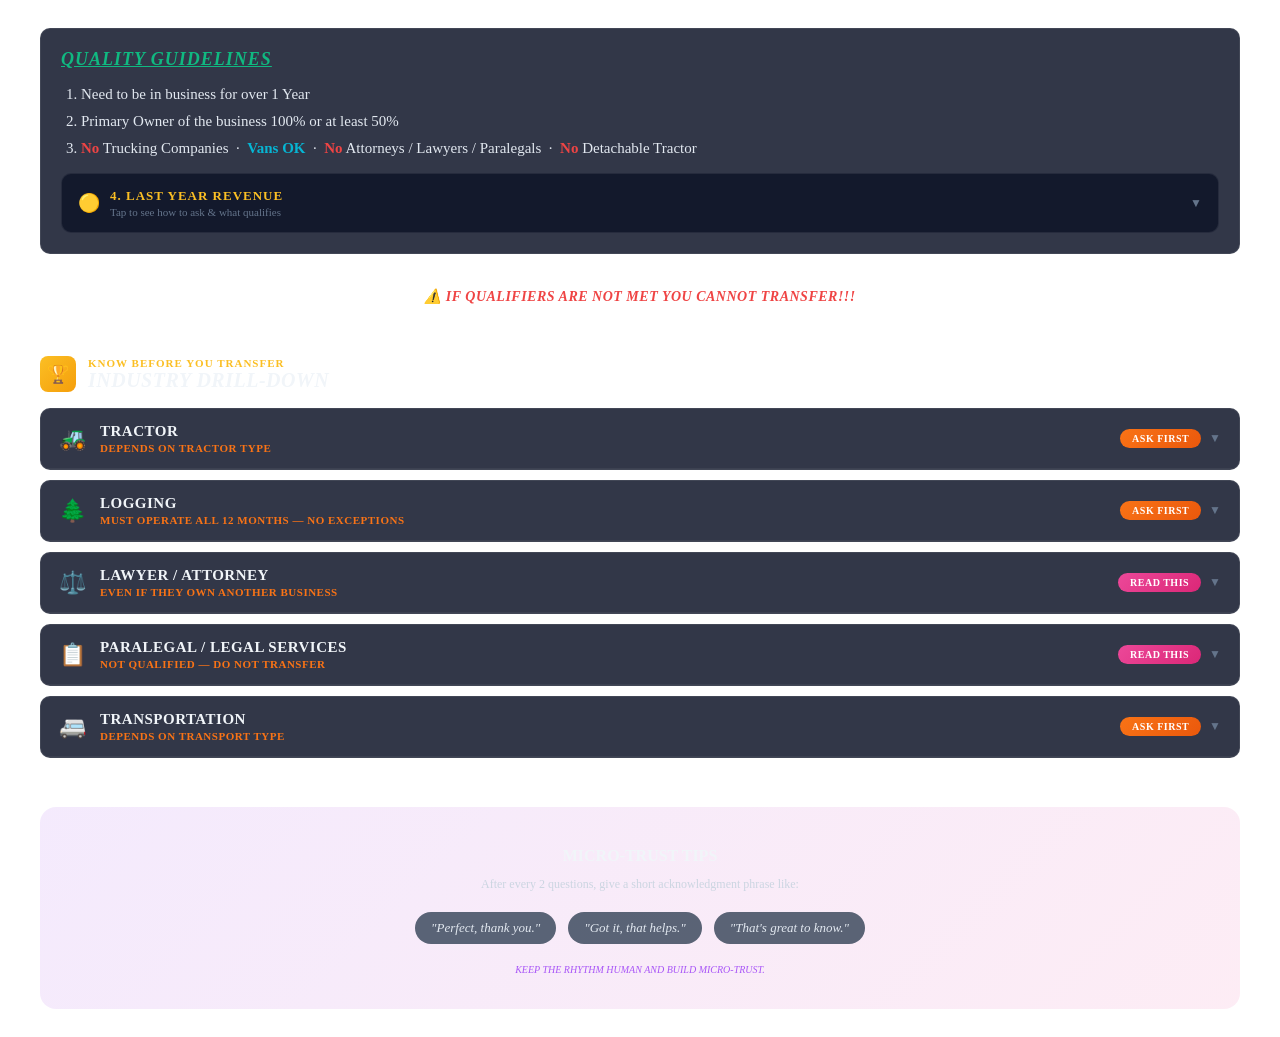
<file: tabs/playbook.html>
<!DOCTYPE html>
<html>
<head>
<style>
    .playbook-container { max-width: 1200px; margin: 0 auto; padding: 20px; }
    .live-badge { background: linear-gradient(135deg, #10b981, #059669); display: inline-block; padding: 4px 12px; border-radius: 50px; font-size: 10px; font-weight: 900; letter-spacing: 1px; margin-bottom: 15px; }

    /* Guidelines Card - neutral styling to match other sections */
    .guidelines-card {
        background: rgba(15, 20, 40, 0.85);
        border: 1px solid rgba(255, 255, 255, 0.08);
        border-radius: 10px;
        padding: 20px;
        margin-bottom: 24px;
    }
    .guidelines-title {
        font-size: 18px;
        font-weight: 900;
        margin-bottom: 16px;
        color: #10b981;
        font-style: italic;
        text-decoration: underline;
        letter-spacing: 1px;
    }
    .guidelines-list {
        list-style-type: decimal;
        padding-left: 20px;
        margin: 0 0 16px 0;
        color: #e2e8f0;
        font-size: 15px;
    }
    .guidelines-list li { margin-bottom: 10px; }
    .no-text { color: #ef4444; font-weight: 700; }
    .ok-text { color: #06b6d4; font-weight: 700; }

    /* Revenue Dropdown - neutral styling to match other sections */
    .revenue-card {
        background: rgba(15, 20, 40, 0.85);
        border-radius: 10px;
        border: 1px solid rgba(255, 255, 255, 0.08);
        margin-top: 12px;
        overflow: hidden;
    }
    .revenue-header {
        padding: 14px 16px;
        display: flex;
        justify-content: space-between;
        align-items: center;
        cursor: pointer;
    }
    .revenue-header:hover { background: rgba(255, 255, 255, 0.03); }
    .revenue-icon { font-size: 18px; margin-right: 10px; }
    .revenue-title-wrap { display: flex; align-items: center; }
    .revenue-title { color: #fbbf24; font-weight: 900; font-size: 13px; letter-spacing: 1px; text-transform: uppercase; }
    .revenue-sub { font-size: 11px; color: #64748b; margin-top: 2px; }
    .revenue-arrow { color: #64748b; font-size: 12px; transition: transform 0.2s ease; }
    .revenue-arrow.open { transform: rotate(180deg); }
    .revenue-body { max-height: 0; overflow: hidden; transition: max-height 0.3s ease; }
    .revenue-body.open { max-height: 800px; }

    /* Warning note */
    .warning-note {
        background: transparent;
        border: none;
        padding: 10px 0;
        text-align: center;
        font-weight: 900;
        color: #ef4444;
        font-style: italic;
        font-size: 14px;
        letter-spacing: 0.5px;
        margin: 10px 0 20px 0;
    }

    /* Industry Section Header */
    .industry-section-header {
        display: flex;
        align-items: center;
        gap: 12px;
        margin-bottom: 16px;
    }
    .industry-section-icon {
        background: linear-gradient(135deg, #fbbf24, #f59e0b);
        color: #000;
        width: 36px;
        height: 36px;
        border-radius: 8px;
        display: flex;
        align-items: center;
        justify-content: center;
        font-size: 18px;
        flex-shrink: 0;
    }
    .industry-section-text {}
    .industry-section-sub {
        font-size: 11px;
        color: #fbbf24;
        font-weight: 700;
        letter-spacing: 1px;
        text-transform: uppercase;
    }
    .industry-section-title {
        font-size: 20px;
        font-weight: 900;
        color: #f1f5f9;
        font-style: italic;
        letter-spacing: 0.5px;
    }

    /* Industry List - full-width vertical stack */
    .industry-list { display: flex; flex-direction: column; gap: 10px; margin: 0; }
    .industry-card {
        background: rgba(15, 20, 40, 0.85);
        border-radius: 10px;
        border: 1px solid rgba(255, 255, 255, 0.08);
        transition: all 0.2s ease;
        overflow: hidden;
    }
    .industry-card:hover { border-color: rgba(255, 255, 255, 0.18); }
    .industry-header {
        padding: 14px 18px;
        display: flex;
        justify-content: space-between;
        align-items: center;
        cursor: pointer;
    }
    .industry-header:hover { background: rgba(255, 255, 255, 0.03); }
    .industry-left { display: flex; align-items: center; gap: 14px; }
    .industry-emoji { font-size: 22px; }
    .industry-name { color: #f1f5f9; font-weight: 900; font-size: 15px; letter-spacing: 0.5px; }
    .industry-rule { font-size: 11px; color: #f97316; font-weight: 700; letter-spacing: 0.5px; text-transform: uppercase; margin-top: 2px; }
    .industry-right { display: flex; gap: 8px; align-items: center; }
    .industry-arrow { color: #64748b; font-size: 12px; transition: transform 0.2s ease; display: inline-block; }
    .industry-arrow.open { transform: rotate(180deg); }
    .industry-body { max-height: 0; overflow: hidden; transition: max-height 0.4s ease; border-top: 1px solid rgba(255,255,255,0.05); }
    .industry-body.open { max-height: 900px; }

    /* Badge variants */
    .badge-ask {
        background: linear-gradient(135deg, #f97316, #ea580c);
        color: #fff;
        padding: 4px 12px;
        border-radius: 20px;
        font-size: 10px;
        font-weight: 800;
        letter-spacing: 0.5px;
        white-space: nowrap;
    }
    .badge-drill {
        background: linear-gradient(135deg, #3b82f6, #2563eb);
        color: #fff;
        padding: 4px 12px;
        border-radius: 20px;
        font-size: 10px;
        font-weight: 800;
        letter-spacing: 0.5px;
        white-space: nowrap;
    }
    .badge-read {
        background: linear-gradient(135deg, #ec4899, #db2777);
        color: #fff;
        padding: 4px 12px;
        border-radius: 20px;
        font-size: 10px;
        font-weight: 800;
        letter-spacing: 0.5px;
        white-space: nowrap;
    }
    .badge-green { background: rgba(16, 185, 129, 0.2); color: #10b981; padding: 2px 8px; border-radius: 12px; font-size: 10px; font-weight: 700; }
    .badge-red { background: rgba(239, 68, 68, 0.2); color: #ef4444; padding: 2px 8px; border-radius: 12px; font-size: 10px; font-weight: 700; }

    .details-content { padding: 16px; }
    .details-title { color: #fbbf24; font-weight: 700; font-size: 13px; margin-bottom: 8px; }
    .details-text { color: #cbd5e1; font-size: 13px; line-height: 1.5; margin-bottom: 12px; }
    
    .warning-box { 
        background: rgba(255, 255, 255, 0.03); 
        border-left: 3px solid #ef4444; 
        padding: 10px; 
        margin-top: 10px; 
        border-radius: 6px; 
        font-size: 12px; 
        color: #f1f5f9; 
    }
    .success-box { 
        background: rgba(255, 255, 255, 0.03); 
        border-left: 3px solid #10b981; 
        padding: 10px; 
        margin-top: 10px; 
        border-radius: 6px; 
        font-size: 12px; 
        color: #f1f5f9; 
    }
    .info-box { 
        background: rgba(255, 255, 255, 0.03); 
        border-left: 3px solid #3b82f6; 
        padding: 10px; 
        margin-top: 10px; 
        border-radius: 6px; 
        font-size: 12px; 
        color: #f1f5f9; 
    }

    /* Paralegal tip box */
    .paralegal-tip {
        background: rgba(255, 255, 255, 0.03);
        border-left: 3px solid #a855f7;
        padding: 10px;
        margin-top: 10px;
        border-radius: 6px;
        font-size: 12px;
        color: #f1f5f9;
    }

    .micro-tips { background: linear-gradient(135deg, rgba(147, 51, 234, 0.1), rgba(236, 72, 153, 0.1)); border-radius: 16px; padding: 24px; margin-top: 24px; text-align: center; }
    .phrase-bubbles { display: flex; flex-wrap: wrap; gap: 12px; justify-content: center; margin: 20px 0; }
    .phrase { background: rgba(51, 65, 85, 0.8); padding: 8px 16px; border-radius: 50px; font-size: 13px; font-style: italic; color: #e2e8f0; }
    .time-header { display: flex; justify-content: center; gap: 20px; margin: 20px 0; font-size: 12px; color: #64748b; }
    .divider { height: 1px; background: linear-gradient(90deg, transparent, rgba(255,255,255,0.1), transparent); margin: 20px 0; }
</style>
</head>
<body>

<div class="playbook-container">

    <!-- QUALITY GUIDELINES Section -->
    <div class="guidelines-card">
        <div class="guidelines-title">QUALITY GUIDELINES</div>
        <ol class="guidelines-list">
            <li>Need to be in business for over 1 Year</li>
            <li>Primary Owner of the business 100% or at least 50%</li>
            <li>
                <span class="no-text">No</span> Trucking Companies &nbsp;·&nbsp;
                <span class="ok-text">Vans OK</span> &nbsp;·&nbsp;
                <span class="no-text">No</span> Attorneys / Lawyers / Paralegals &nbsp;·&nbsp;
                <span class="no-text">No</span> Detachable Tractor
            </li>
        </ol>

        <!-- Revenue Dropdown - inside guidelines card -->
        <div class="revenue-card">
            <div class="revenue-header" onclick="toggleRevenueDropdown()">
                <div class="revenue-title-wrap">
                    <span class="revenue-icon">🟡</span>
                    <div>
                        <div class="revenue-title">4. LAST YEAR REVENUE</div>
                        <div class="revenue-sub">Tap to see how to ask &amp; what qualifies</div>
                    </div>
                </div>
                <span class="revenue-arrow" id="revenue-arrow">▼</span>
            </div>
            <div class="revenue-body" id="revenue-body">
                <div class="details-content">
                    <div class="details-title">💰 WHAT YOU'RE ASKING FOR</div>
                    <div class="details-text">You need their <strong>2025 gross annual revenue</strong> — that's the total the business brought in before any taxes, deductions, or expenses. Not what they kept. The full top-line number.</div>

                    <div class="details-title" style="margin-top: 16px;">🎯 STEP A</div>
                    <div class="details-text">"Does your business generate at least $1 million a year in revenue?"</div>

                    <div class="success-box">
                        <strong>✅ YES</strong><br>
                        "Can you please provide a rough estimate of how much?"<br>
                        <span class="badge-green" style="margin-top: 8px; display: inline-block;">QUALIFIED — Transfer (Over $1M Line)</span>
                    </div>

                    <div class="info-box">
                        <strong>➡️ NO</strong><br>
                        No problem — continue to Step B below.<br>
                        <span style="color: #94a3b8; font-size: 11px;">MOVE TO NEXT QUESTION</span>
                    </div>

                    <div class="details-title" style="margin-top: 16px;">🎯 STEP B</div>
                    <div class="details-text">"Does your business generate at least $200K in revenue per year?"</div>

                    <div class="success-box">
                        <strong>✅ YES</strong><br>
                        "Can you please provide a rough estimate of how much?"<br>
                        <span class="badge-green" style="margin-top: 8px; display: inline-block;">QUALIFIED — Transfer (Under $1M Line)</span>
                    </div>

                    <div class="warning-box">
                        <strong>❌ NO</strong><br>
                        Revenue is below minimum. Does not qualify.<br>
                        <span class="badge-red" style="margin-top: 8px; display: inline-block;">DNO — END CALL</span>
                    </div>

                    <div class="details-title" style="margin-top: 16px;">📝 IF THEY'RE UNSURE OF THEIR ANNUAL NUMBER</div>
                    <div class="details-text">"No problem — roughly how much does the business bring in each month?"<br>
                    Multiply their monthly number by 12 to get an annual estimate.</div>

                    <div class="info-box">
                        <strong>⚠️ IF THEY SAY "IT SHOULD BE AROUND THE SAME AS LAST YEAR"</strong><br>
                        If you're still unsure about their numbers, it might be worth asking them to provide more details.
                    </div>
                </div>
            </div>
        </div>
    </div>

    <!-- Warning Note -->
    <div class="warning-note">⚠️ IF QUALIFIERS ARE NOT MET YOU CANNOT TRANSFER!!!</div>

    <div class="divider"></div>

    <!-- KNOW BEFORE YOU TRANSFER Section -->
    <div style="margin-bottom: 24px;">
        <div class="industry-section-header">
            <div class="industry-section-icon">🏆</div>
            <div class="industry-section-text">
                <div class="industry-section-sub">KNOW BEFORE YOU TRANSFER</div>
                <div class="industry-section-title">INDUSTRY DRILL-DOWN</div>
            </div>
        </div>

        <div class="industry-list">
            <!-- TRACTOR -->
            <div class="industry-card">
                <div class="industry-header" onclick="toggleIndustry(this)">
                    <div class="industry-left">
                        <span class="industry-emoji">🚜</span>
                        <div>
                            <div class="industry-name">TRACTOR</div>
                            <div class="industry-rule">DEPENDS ON TRACTOR TYPE</div>
                        </div>
                    </div>
                    <div class="industry-right">
                        <span class="badge-ask">ASK FIRST</span>
                        <span class="industry-arrow">▼</span>
                    </div>
                </div>
                <div class="industry-body">
                    <div class="details-content">
                        <div class="details-title">🔑 KEY QUESTION TO ASK</div>
                        <div class="details-text">"Is it a detachable tractor?"</div>
                        <div class="warning-box"><strong>❌ DETACHABLE TRACTOR = TRUCK — CANNOT WORK</strong><br>A detachable tractor is classified as a truck. This falls under the No Trucking rule — end and move on.</div>
                        <div class="success-box"><strong>✅ NON-DETACHABLE (FARM / EQUIPMENT) — CAN WORK</strong><br>Farm tractors or heavy equipment that are not detachable semis can qualify.</div>
                        <div style="margin-top: 12px;"><span class="badge-green">ASK FIRST</span></div>
                    </div>
                </div>
            </div>

            <!-- LOGGING -->
            <div class="industry-card">
                <div class="industry-header" onclick="toggleIndustry(this)">
                    <div class="industry-left">
                        <span class="industry-emoji">🌲</span>
                        <div>
                            <div class="industry-name">LOGGING</div>
                            <div class="industry-rule">MUST OPERATE ALL 12 MONTHS — NO EXCEPTIONS</div>
                        </div>
                    </div>
                    <div class="industry-right">
                        <span class="badge-ask">ASK FIRST</span>
                        <span class="industry-arrow">▼</span>
                    </div>
                </div>
                <div class="industry-body">
                    <div class="details-content">
                        <div class="details-title">📋 WHY THIS MATTERS</div>
                        <div class="details-text">Logging is a seasonal industry. Many operators shut down in winter. To qualify, they must be operating all 12 months of the year.</div>
                        <div class="details-title">🎯 STEP 1</div>
                        <div class="details-text">"Is this a logging or timber business?"</div>
                        <div class="details-title">🎯 STEP 2 — THE CRITICAL QUESTION</div>
                        <div class="details-text">"How many months out of the year is your business actively operating?"</div>
                        <div class="warning-box"><strong>🔴 UNDER 12 MONTHS — CANNOT WORK</strong><br>Any seasonal shutdown disqualifies them.</div>
                        <div class="success-box"><strong>🟢 FULL 12 MONTHS — CAN WORK</strong><br>Year-round confirmed — proceed to transfer.</div>
                    </div>
                </div>
            </div>

            <!-- CONSTRUCTION — SUPER ADMIN ROSE ONLY -->
            <div class="industry-card" id="construction-card" style="display:none;">
                <div class="industry-header" onclick="toggleIndustry(this)">
                    <div class="industry-left">
                        <span class="industry-emoji">🏗️</span>
                        <div>
                            <div class="industry-name">CONSTRUCTION</div>
                            <div class="industry-rule">DEPENDS ON FUND USE</div>
                        </div>
                    </div>
                    <div class="industry-right">
                        <span class="badge-drill">DRILL DOWN</span>
                        <span class="industry-arrow">▼</span>
                    </div>
                </div>
                <div class="industry-body">
                    <div class="details-content">
                        <div class="details-title">🎯 STEP 1</div>
                        <div class="details-text">"Does your construction business deal with trucking?"</div>
                        <div class="details-title">🎯 STEP 2 — IF YES – TRUCKING INVOLVED</div>
                        <div class="details-text">"Is trucking a major part of your business?"</div>
                        <div class="details-title">🎯 STEP 3 — IF YES – MAJOR PART</div>
                        <div class="details-text">"What will you be using the funds for?"</div>
                        <div class="warning-box"><strong>❌ FUNDS FOR TRUCKS — CANNOT WORK</strong><br>If funds are going toward trucks or trucking equipment — cannot proceed.</div>
                        <div class="success-box"><strong>✅ FUNDS FOR CREW / PAYROLL / OTHER — CAN WORK</strong><br>If funds are for crew, payroll, materials, or anything besides trucking — transfer.</div>
                        <div class="success-box"><strong>✅ NO TRUCKING INVOLVED — CAN WORK</strong><br>Construction with no trucking component qualifies. Proceed with transfer.</div>
                    </div>
                </div>
            </div>

            <!-- LAWYER / ATTORNEY -->
            <div class="industry-card">
                <div class="industry-header" onclick="toggleIndustry(this)">
                    <div class="industry-left">
                        <span class="industry-emoji">⚖️</span>
                        <div>
                            <div class="industry-name">LAWYER / ATTORNEY</div>
                            <div class="industry-rule">EVEN IF THEY OWN ANOTHER BUSINESS</div>
                        </div>
                    </div>
                    <div class="industry-right">
                        <span class="badge-read">READ THIS</span>
                        <span class="industry-arrow">▼</span>
                    </div>
                </div>
                <div class="industry-body">
                    <div class="details-content">
                        <div class="details-title">🔑 KEY QUESTION TO ASK</div>
                        <div class="details-text">"What is your profession or primary occupation?"</div>
                        <div class="warning-box"><strong>⚖️ LAWYER OR ATTORNEY — CANNOT WORK. PERIOD.</strong><br>Even if they also own a separate business — automatic disqualifier. Do not transfer under any circumstances.</div>
                        <div style="margin-top: 12px;"><span class="badge-red">READ THIS</span></div>
                    </div>
                </div>
            </div>

            <!-- PARALEGAL / LEGAL SERVICES -->
            <div class="industry-card">
                <div class="industry-header" onclick="toggleIndustry(this)">
                    <div class="industry-left">
                        <span class="industry-emoji">📋</span>
                        <div>
                            <div class="industry-name">PARALEGAL / LEGAL SERVICES</div>
                            <div class="industry-rule">NOT QUALIFIED — DO NOT TRANSFER</div>
                        </div>
                    </div>
                    <div class="industry-right">
                        <span class="badge-read">READ THIS</span>
                        <span class="industry-arrow">▼</span>
                    </div>
                </div>
                <div class="industry-body">
                    <div class="details-content">
                        <div class="details-title">💡 WHAT IS A PARALEGAL?</div>
                        <div class="details-text">Some of you might not know what "paralegal" means. A paralegal is someone who works for a lawyer or law firm, helping with legal documents, cases, or research. They are <strong style="color:#ef4444;">NOT</strong> qualified for our program.</div>

                        <div class="details-title">🚩 IF A CUSTOMER SAYS ANY OF THESE — DO NOT TRANSFER</div>
                        <div class="warning-box">
                            <ul style="margin: 0; padding-left: 18px; line-height: 2;">
                                <li>"I work at a law firm"</li>
                                <li>"I'm a paralegal"</li>
                                <li>"I offer paralegal services"</li>
                                <li>"I'm a legal assistant"</li>
                            </ul>
                        </div>

                        <div class="details-title" style="margin-top: 14px;">⚠️ OTHER TERMS TO WATCH FOR</div>
                        <div class="paralegal-tip">
                            <ul style="margin: 0; padding-left: 18px; line-height: 2;">
                                <li>Law office</li>
                                <li>Legal services</li>
                                <li>Legal secretary</li>
                                <li>Court reporter</li>
                                <li>Notary public <em style="color:#94a3b8;">(if working for a law firm)</em></li>
                            </ul>
                        </div>

                        <div class="details-title" style="margin-top: 14px;">🎯 WHEN IN DOUBT — ASK THIS</div>
                        <div class="details-text">"Do you work for a law firm or provide legal services?"</div>
                        <div class="warning-box"><strong>❌ IF YES — NO TRANSFER. PERIOD.</strong><br>Disposition and move on. Do not transfer under any circumstances.</div>
                        <div style="margin-top: 12px;"><span class="badge-red">READ THIS</span></div>
                    </div>
                </div>
            </div>

            <!-- TRANSPORTATION -->
            <div class="industry-card">
                <div class="industry-header" onclick="toggleIndustry(this)">
                    <div class="industry-left">
                        <span class="industry-emoji">🚐</span>
                        <div>
                            <div class="industry-name">TRANSPORTATION</div>
                            <div class="industry-rule">DEPENDS ON TRANSPORT TYPE</div>
                        </div>
                    </div>
                    <div class="industry-right">
                        <span class="badge-ask">ASK FIRST</span>
                        <span class="industry-arrow">▼</span>
                    </div>
                </div>
                <div class="industry-body">
                    <div class="details-content">
                        <div class="details-title">🔑 KEY QUESTION TO ASK</div>
                        <div class="details-text">"What type of transportation does your business operate?"</div>
                        <div class="warning-box"><strong>❌ DETACHABLE TRACTOR (SEMI / 18-WHEELER)</strong><br>CANNOT WORK — Classified as trucking.</div>
                        <div class="warning-box"><strong>❌ TRUCK</strong><br>CANNOT WORK — Trucking business.</div>
                        <div class="success-box"><strong>✅ VAN</strong><br>CAN WORK — Vans are acceptable. Ask what they use it for.</div>
                        <div class="warning-box"><strong>❌ FREIGHT CARRIER</strong><br>CANNOT WORK — Freight/cargo restrictions apply.</div>
                        <div class="success-box"><strong>✅ BUS / COACH / SHUTTLE / TAXI / RIDESHARE</strong><br>CAN WORK — Passenger transport is acceptable.</div>
                        <div class="warning-box"><strong>📌 BOTTOM LINE</strong><br>Detachable tractor, truck, or freight carrier = NO TRANSFER. Vans = OK with confirmation.</div>
                    </div>
                </div>
            </div>
        </div>
    </div>

    <div class="divider"></div>

    <!-- MICRO-TRUST TIPS Section -->
    <div class="micro-tips">
        <h3 style="font-size: 16px; font-weight: 900; margin-bottom: 12px; color: #f1f5f9;">MICRO-TRUST TIPS</h3>
        <p style="font-size: 12px; color: #cbd5e1; margin-bottom: 16px;">After every 2 questions, give a short acknowledgment phrase like:</p>
        <div class="phrase-bubbles">
            <span class="phrase">"Perfect, thank you."</span>
            <span class="phrase">"Got it, that helps."</span>
            <span class="phrase">"That's great to know."</span>
        </div>
        <p style="font-size: 10px; color: #a855f7; margin-top: 16px; font-style: italic;">KEEP THE RHYTHM HUMAN AND BUILD MICRO-TRUST.</p>
    </div>

</div>

<script>
    // Construction card — super admin Rose only
    (function() {
        try {
            var role = (localStorage.getItem('userRole') || '').toLowerCase().trim();
            var name = (localStorage.getItem('agentName') || localStorage.getItem('userName') || '').toLowerCase().trim();
            var isSuperAdmin = role === 'super admin' || role === 'superadmin';
            var isRose = name === 'rose' || name === 'vishrani singh' || name === 'vishrani';
            if (isSuperAdmin && isRose) {
                var card = document.getElementById('construction-card');
                if (card) card.style.display = '';
            }
        } catch(e) {}
    })();

    // Toggle Industry function
    function toggleIndustry(header) {
        const card = header.closest('.industry-card');
        const body = card.querySelector('.industry-body');
        const arrow = header.querySelector('.industry-arrow');
        const isOpen = body.classList.contains('open');

        // Close all other open industries
        document.querySelectorAll('.industry-body.open').forEach(b => b.classList.remove('open'));
        document.querySelectorAll('.industry-arrow.open').forEach(a => a.classList.remove('open'));

        // Toggle current one
        if (!isOpen) {
            body.classList.add('open');
            if (arrow) arrow.classList.add('open');
        }
    }

    // Toggle Revenue Dropdown
    function toggleRevenueDropdown() {
        const body = document.getElementById('revenue-body');
        const arrow = document.getElementById('revenue-arrow');
        const isOpen = body.classList.contains('open');

        if (isOpen) {
            body.classList.remove('open');
            if (arrow) arrow.classList.remove('open');
        } else {
            body.classList.add('open');
            if (arrow) arrow.classList.add('open');
        }
    }

    // Update live times
    function updatePlaybookTimes() {
        const guyanaTime = new Date(new Date().toLocaleString('en-US', { timeZone: 'America/Guyana' }));
        const usTime = new Date(new Date().toLocaleString('en-US', { timeZone: 'America/Los_Angeles' }));
        const startDate = new Date(2026, 3, 1);
        const dayNum = Math.floor((Date.now() - startDate) / (1000 * 60 * 60 * 24));
        const guyanaStr = guyanaTime.toLocaleTimeString('en-US', { hour: '2-digit', minute: '2-digit', second: '2-digit' });
        const usStr = usTime.toLocaleTimeString('en-US', { hour: '2-digit', minute: '2-digit', second: '2-digit' });

        const dayElem = document.getElementById('playbook-day');
        const guyanaElem = document.getElementById('playbook-guyana-time');
        const usElem = document.getElementById('playbook-us-time');

        if (dayElem) dayElem.innerText = `DAY ${dayNum}`;
        if (guyanaElem) guyanaElem.innerText = guyanaStr;
        if (usElem) usElem.innerText = `US ${usStr}`;
    }

    updatePlaybookTimes();
    setInterval(updatePlaybookTimes, 1000);

    // Make functions globally available
    window.toggleIndustry = toggleIndustry;
    window.toggleRevenueDropdown = toggleRevenueDropdown;
</script>

</body>
</html>
</file>
